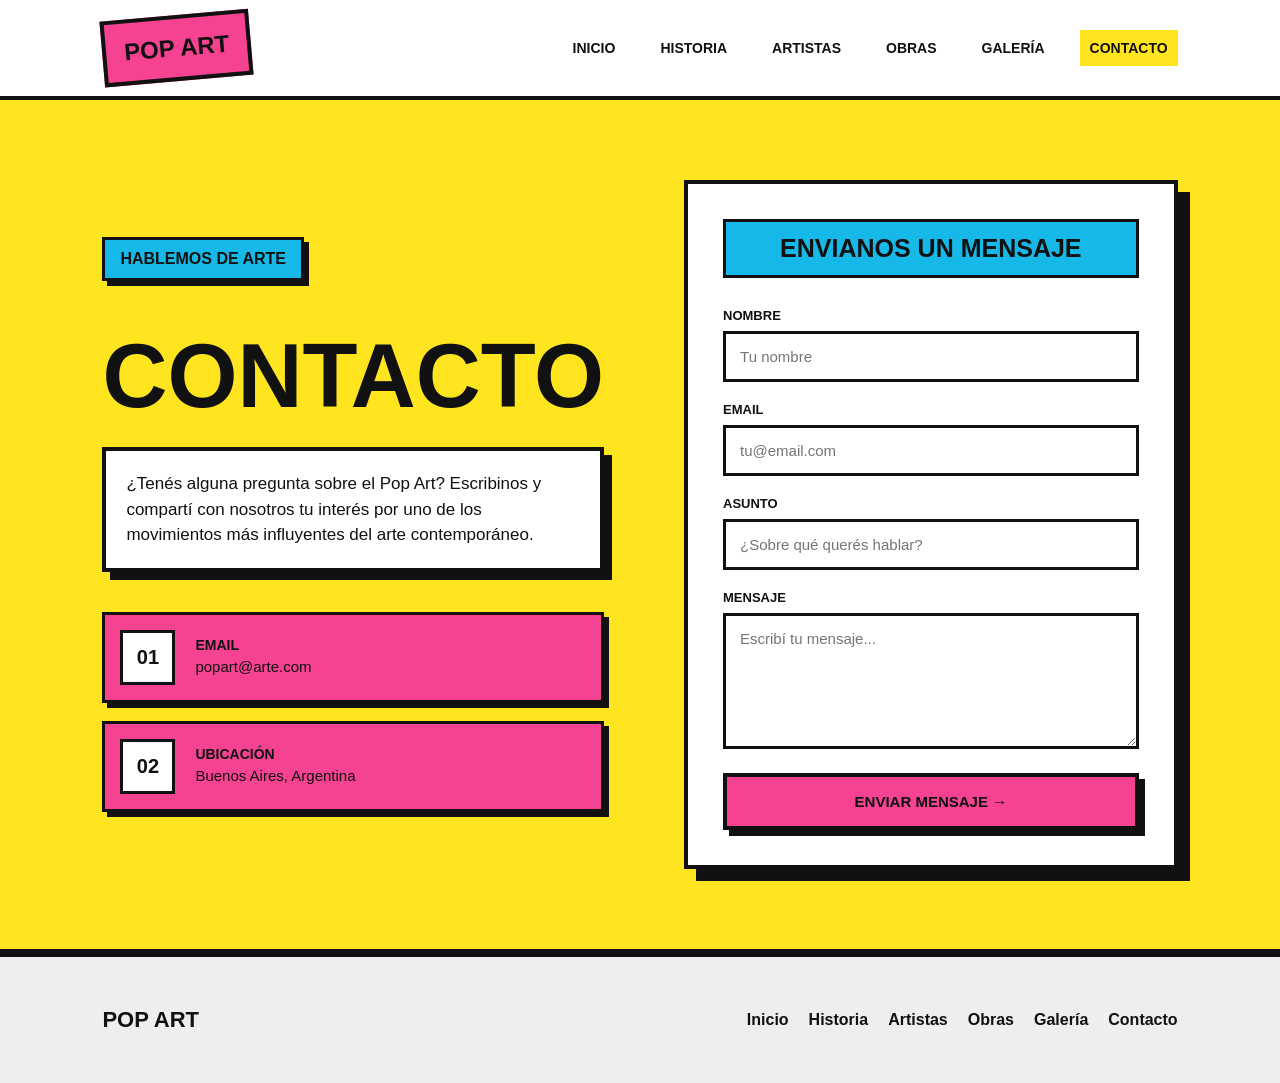
<file: contacto.html>
<!DOCTYPE html>
<html lang="es">

<head>
    <meta charset="UTF-8">
    <meta name="viewport" content="width=device-width, initial-scale=1.0">

    <title>Pop Art | Contacto</title>

    <link rel="stylesheet" href="css/estilos.css">
</head>

<body class="pagina-contacto">


    <header>

        <a href="index.html">POP ART</a>

        <nav>
            <a href="index.html">INICIO</a>
            <a href="historia.html">HISTORIA</a>
            <a href="artistas.html">ARTISTAS</a>
            <a href="obras.html">OBRAS</a>
            <a href="galeria.html">GALERÍA</a>
            <a href="contacto.html" class="activo">CONTACTO</a>
        </nav>

    </header>


    <main>

      
        <section class="contacto-intro">

            <!-- COLUMNA IZQUIERDA -->
            <div class="contacto-texto">

                <span class="mini-titulo">HABLEMOS DE ARTE</span>

                <h1>CONTACTO</h1>

                <p>
                    ¿Tenés alguna pregunta sobre el Pop Art?
                    Escribinos y compartí con nosotros tu interés
                    por uno de los movimientos más influyentes
                    del arte contemporáneo.
                </p>

                <div class="contacto-datos">

                    <div class="contacto-dato">
                        <span>01</span>

                        <div>
                            <strong>EMAIL</strong>
                            <p>popart@arte.com</p>
                        </div>
                    </div>


                    <div class="contacto-dato">
                        <span>02</span>

                        <div>
                            <strong>UBICACIÓN</strong>
                            <p>Buenos Aires, Argentina</p>
                        </div>
                    </div>

                </div>

            </div>


        
            <div class="contacto-formulario">

                <h2>ENVIANOS UN MENSAJE</h2>

                <form>

                    <div class="campo">
                        <label for="nombre">NOMBRE</label>

                        <input
                            type="text"
                            id="nombre"
                            name="nombre"
                            placeholder="Tu nombre"
                            required
                        >
                    </div>


                    <div class="campo">
                        <label for="email">EMAIL</label>

                        <input
                            type="email"
                            id="email"
                            name="email"
                            placeholder="tu@email.com"
                            required
                        >
                    </div>


                    <div class="campo">
                        <label for="asunto">ASUNTO</label>

                        <input
                            type="text"
                            id="asunto"
                            name="asunto"
                            placeholder="¿Sobre qué querés hablar?"
                        >
                    </div>


                    <div class="campo">
                        <label for="mensaje">MENSAJE</label>

                        <textarea
                            id="mensaje"
                            name="mensaje"
                            rows="6"
                            placeholder="Escribí tu mensaje..."
                            required
                        ></textarea>
                    </div>


                    <button type="submit">
                        ENVIAR MENSAJE →
                    </button>

                </form>

            </div>

        </section>

    </main>


  
    <footer>

        <p>POP ART</p>

        <nav>
            <a href="index.html">Inicio</a>
            <a href="historia.html">Historia</a>
            <a href="artistas.html">Artistas</a>
            <a href="obras.html">Obras</a>
            <a href="galeria.html">Galería</a>
            <a href="contacto.html">Contacto</a>
        </nav>

    </footer>

</body>
</html>
</file>
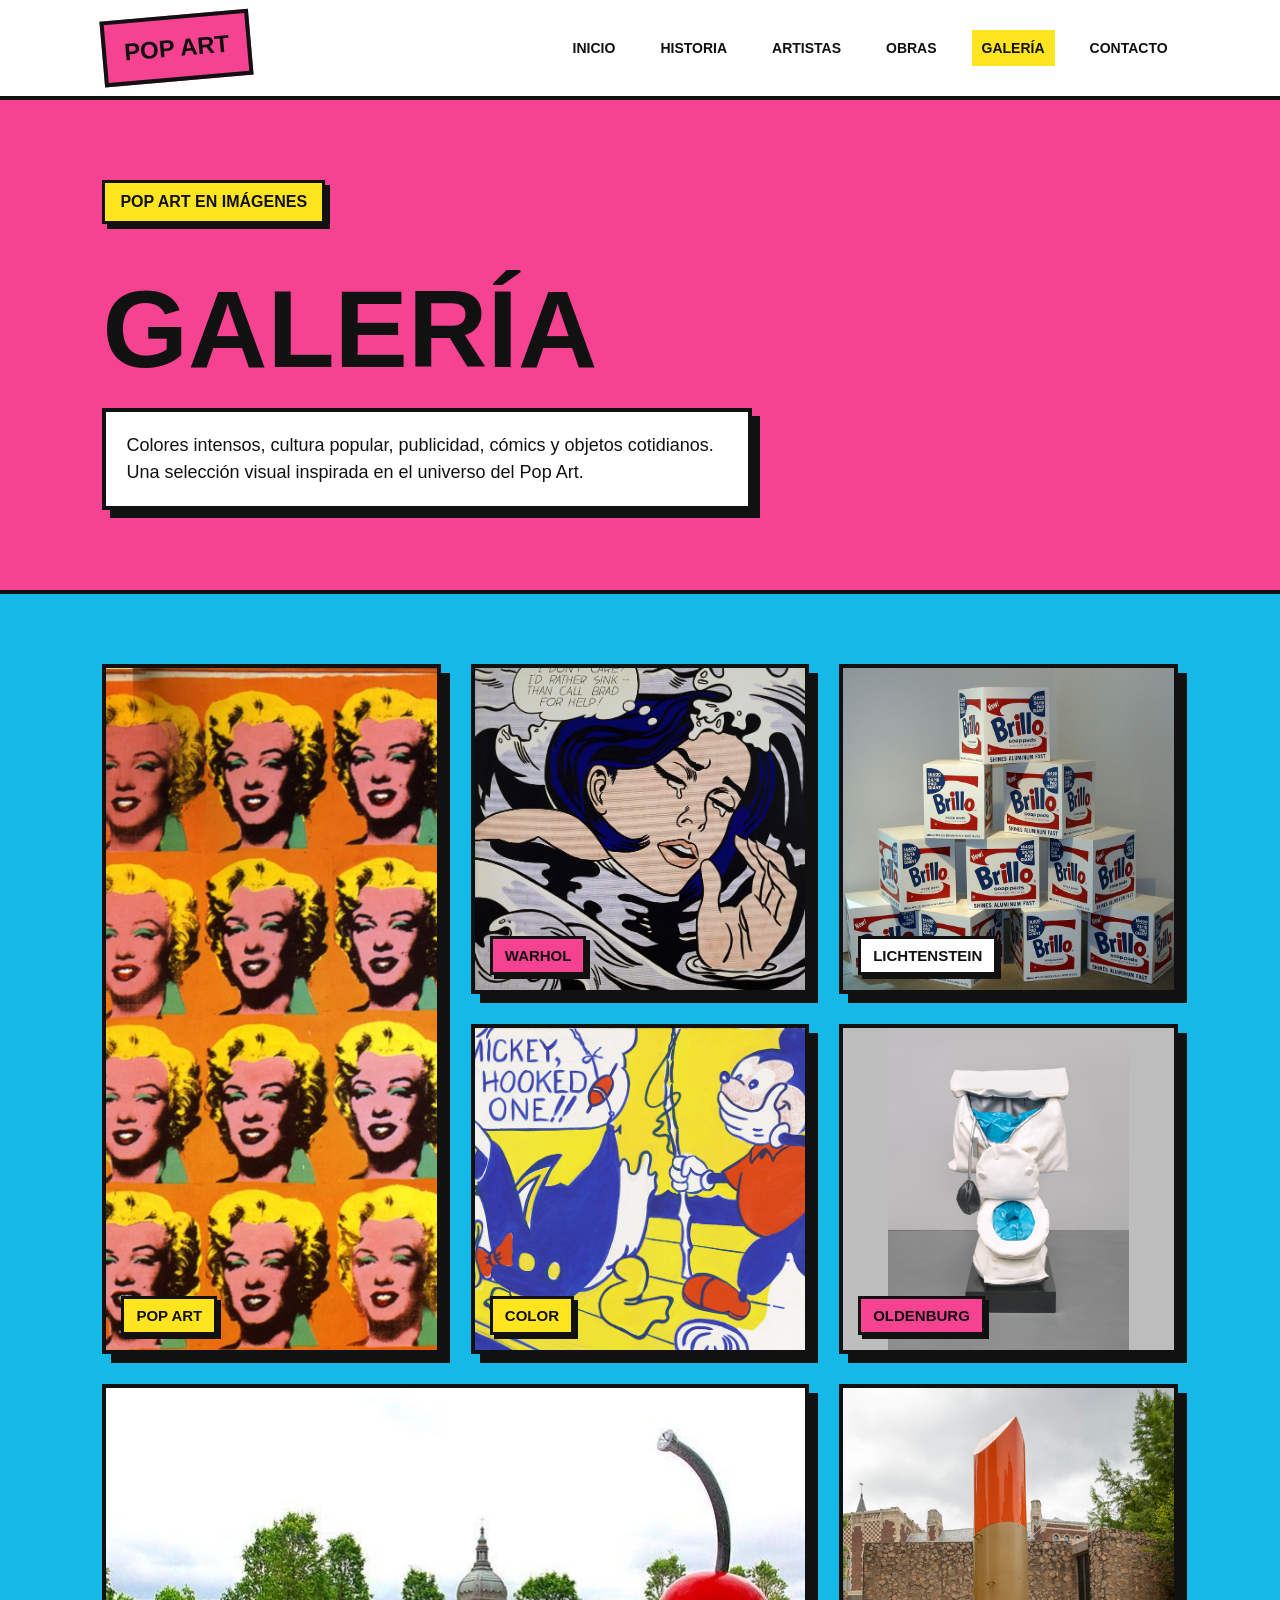
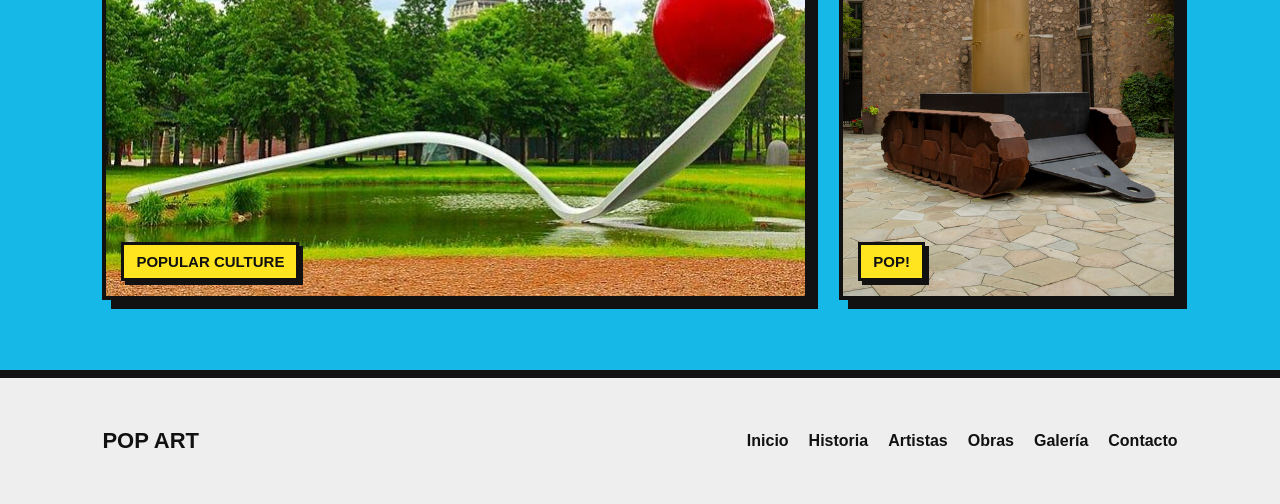
<file: galeria.html>
<!DOCTYPE html>
<html lang="es">

<head>
    <meta charset="UTF-8">
    <meta name="viewport" content="width=device-width, initial-scale=1.0">

    <title>Pop Art | Galería</title>

    <link rel="stylesheet" href="css/estilos.css">
</head>

<body class="pagina-galeria">

   
    <header>

        <a href="index.html">POP ART</a>

        <nav>
            <a href="index.html">INICIO</a>
            <a href="historia.html">HISTORIA</a>
            <a href="artistas.html">ARTISTAS</a>
            <a href="obras.html">OBRAS</a>
            <a href="galeria.html" class="activo">GALERÍA</a>
            <a href="contacto.html">CONTACTO</a>
        </nav>

    </header>


    <main>

       
        <section class="galeria-intro">

            <span class="mini-titulo">POP ART EN IMÁGENES</span>

            <h1>GALERÍA</h1>

            <p>
                Colores intensos, cultura popular, publicidad,
                cómics y objetos cotidianos. Una selección visual
                inspirada en el universo del Pop Art.
            </p>

        </section>


      
        <section class="galeria-grid">

            <figure class="galeria-item galeria-grande">
                <img src="img/galeria1.jpg" alt="Obra de Pop Art">
                <figcaption>POP ART</figcaption>
            </figure>


            <figure class="galeria-item">
                <img src="img/galeria2.jpeg" alt="Obra de Andy Warhol">
                <figcaption>WARHOL</figcaption>
            </figure>


            <figure class="galeria-item">
                <img src="img/galeria3.jpg" alt="Obra de Roy Lichtenstein">
                <figcaption>LICHTENSTEIN</figcaption>
            </figure>


            <figure class="galeria-item">
                <img src="img/galeria4.jpg" alt="Arte inspirado en el Pop Art">
                <figcaption>COLOR</figcaption>
            </figure>
           
            <figure class="galeria-item">
    <img src="img/galeria7.jpg" alt="Soft Toilet de Claes Oldenburg">
    <figcaption>OLDENBURG</figcaption>
</figure>


            <figure class="galeria-item galeria-ancha">
                <img src="img/galeria5.jpeg" alt="Cultura popular y Pop Art">
                <figcaption>POPULAR CULTURE</figcaption>
            </figure>


            <figure class="galeria-item">
                <img src="img/galeria6.jpg" alt="Estética Pop Art">
                <figcaption>POP!</figcaption>
            </figure>

        </section>

    </main>


    <!-- FOOTER -->
    <footer>

        <p>POP ART</p>

        <nav>
            <a href="index.html">Inicio</a>
            <a href="historia.html">Historia</a>
            <a href="artistas.html">Artistas</a>
            <a href="obras.html">Obras</a>
            <a href="galeria.html">Galería</a>
            <a href="contacto.html">Contacto</a>
        </nav>

    </footer>

</body>
</html>
</file>
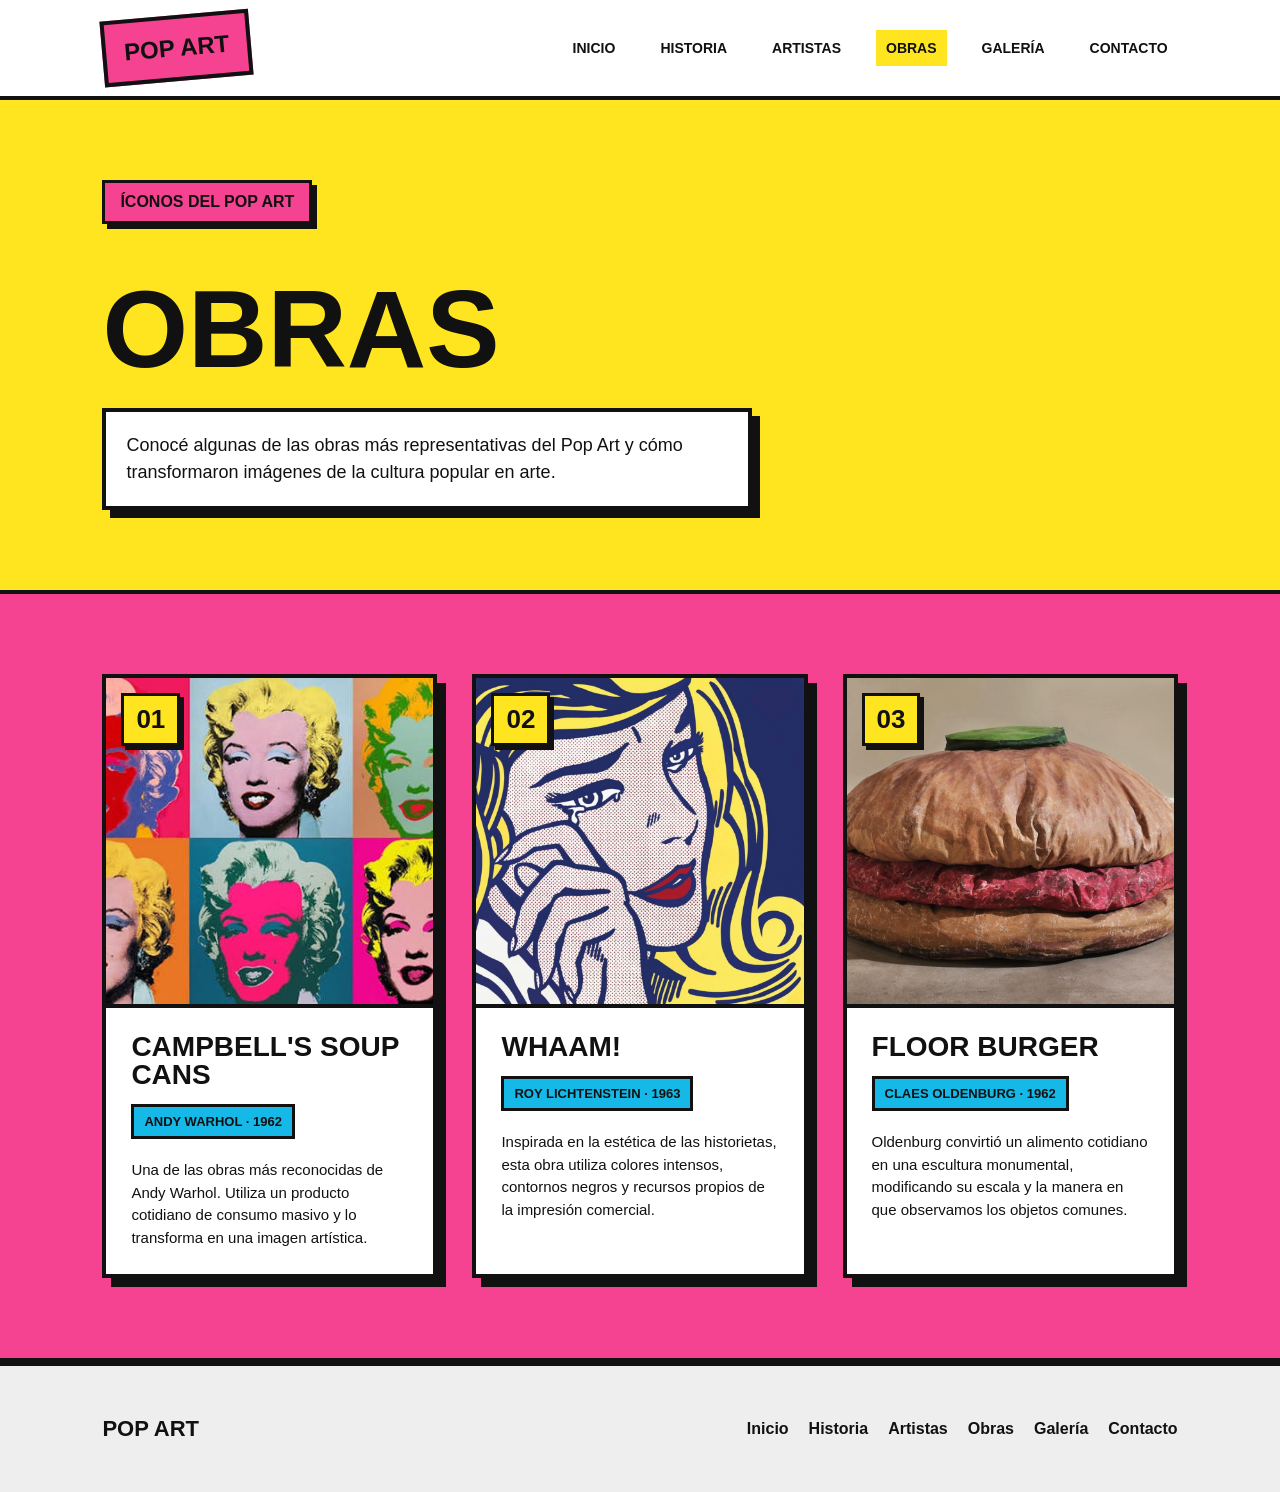
<file: obras.html>
<!DOCTYPE html>
<html lang="es">

<head>
    <meta charset="UTF-8">
    <meta name="viewport" content="width=device-width, initial-scale=1.0">

    <title>Pop Art | Obras</title>

    <link rel="stylesheet" href="css/estilos.css">
</head>

<body class="pagina-obras">

  
    <header>

        <a href="index.html">POP ART</a>

        <nav>
            <a href="index.html">INICIO</a>
            <a href="historia.html">HISTORIA</a>
            <a href="artistas.html">ARTISTAS</a>
            <a href="obras.html" class="activo">OBRAS</a>
            <a href="galeria.html">GALERÍA</a>
            <a href="contacto.html">CONTACTO</a>
        </nav>

    </header>


    <main>

        
        <section class="obras-intro">

            <span class="mini-titulo">ÍCONOS DEL POP ART</span>

            <h1>OBRAS</h1>

            <p>
                Conocé algunas de las obras más representativas del Pop Art
                y cómo transformaron imágenes de la cultura popular en arte.
            </p>

        </section>


      
        <section class="obras-grid">

            <!-- OBRA 01 -->
            <article class="obra-card">

                <div class="obra-imagen">
                    <img src="img/andyw.jpeg"
                         alt="Campbell's Soup Cans de Andy Warhol">

                    <span class="obra-numero">01</span>
                </div>

                <div class="obra-info">

                    <h2>CAMPBELL'S SOUP CANS</h2>

                    <span class="obra-artista">
                        ANDY WARHOL · 1962
                    </span>

                    <p>
                        Una de las obras más reconocidas de Andy Warhol.
                        Utiliza un producto cotidiano de consumo masivo
                        y lo transforma en una imagen artística.
                    </p>

                </div>

            </article>


            
            <article class="obra-card">

                <div class="obra-imagen">
                    <img src="img/obraroy.jpg"
                         alt="Whaam! de Roy Lichtenstein">

                    <span class="obra-numero">02</span>
                </div>

                <div class="obra-info">

                    <h2>WHAAM!</h2>

                    <span class="obra-artista">
                        ROY LICHTENSTEIN · 1963
                    </span>

                    <p>
                        Inspirada en la estética de las historietas,
                        esta obra utiliza colores intensos, contornos
                        negros y recursos propios de la impresión comercial.
                    </p>

                </div>

            </article>


           
            <article class="obra-card">

                <div class="obra-imagen">
                    <img src="img/claesobras.jpeg"
                         alt="Floor Burger de Claes Oldenburg">

                    <span class="obra-numero">03</span>
                </div>

                <div class="obra-info">

                    <h2>FLOOR BURGER</h2>

                    <span class="obra-artista">
                        CLAES OLDENBURG · 1962
                    </span>

                    <p>
                        Oldenburg convirtió un alimento cotidiano
                        en una escultura monumental, modificando
                        su escala y la manera en que observamos
                        los objetos comunes.
                    </p>

                </div>

            </article>

        </section>

    </main>


   
    <footer>

        <p>POP ART</p>

        <nav>
            <a href="index.html">Inicio</a>
            <a href="historia.html">Historia</a>
            <a href="artistas.html">Artistas</a>
            <a href="obras.html">Obras</a>
            <a href="galeria.html">Galería</a>
            <a href="contacto.html">Contacto</a>
        </nav>

    </footer>

</body>
</html>
</file>
<file: css/estilos.css>
:root {
    --rosa: #f54291;
    --amarillo: #ffe51f;
    --celeste: #15b8e6;
    --negro: #111111;
    --blanco: #ffffff;
}

* {
    margin: 0;
    padding: 0;
    box-sizing: border-box;
}

body {
    font-family: Arial, Helvetica, sans-serif;
    background-color: var(--blanco);
    color: var(--negro);
}



header {
    height: 100px;
    padding: 0 8%;

    display: flex;
    align-items: center;
    justify-content: space-between;

    background-color: var(--blanco);
    border-bottom: 4px solid var(--negro);
}



header > a {
    background-color: var(--rosa);
    color: var(--negro);

    padding: 15px 18px;

    border: 4px solid var(--negro);

    font-size: 24px;
    font-weight: bold;

    text-decoration: none;

    transform: rotate(-5deg);
}



header nav {
    display: flex;
    gap: 25px;
}

header nav a {
    color: var(--negro);

    font-size: 14px;
    font-weight: bold;

    text-decoration: none;

    padding: 10px;
}

header nav a:hover {
    background-color: var(--amarillo);
}


main section {
    min-height: 650px;

    padding: 100px 8%;

    background-color: var(--rosa);

    border-bottom: 4px solid var(--negro);
}



h1 {
    max-width: 650px;

    font-size: 100px;
    line-height: 0.9;

    font-weight: 900;

    margin-bottom: 40px;

    color: var(--negro);
}



main section p {
    width: 400px;

    padding: 20px;

    margin-bottom: 35px;

    background-color: var(--blanco);

    border: 4px solid var(--negro);

    font-size: 18px;
    line-height: 1.5;

    box-shadow: 8px 8px 0 var(--negro);
}


main section > a {
    display: inline-block;

    padding: 15px 25px;

    background-color: var(--amarillo);
    color: var(--negro);

    border: 4px solid var(--negro);

    font-weight: bold;
    text-decoration: none;

    box-shadow: 7px 7px 0 var(--negro);

    transition: 0.2s;
}

main section > a:hover {
    transform: translate(4px, 4px);
    box-shadow: 3px 3px 0 var(--negro);
}


footer {
    min-height: 130px;

    padding: 30px 8%;

    display: flex;
    align-items: center;
    justify-content: space-between;

    background-color: #eeeeee;

    border-top: 4px solid var(--negro);
}

footer > p {
    font-size: 22px;
    font-weight: bold;
}

footer nav {
    display: flex;
    gap: 20px;
}

footer nav a {
    color: var(--negro);
    text-decoration: none;
    font-weight: bold;
}

footer nav a:hover {
    color: var(--rosa);
}

@media (max-width: 800px) {

    header {
        height: auto;
        padding: 25px;

        flex-direction: column;
        gap: 25px;
    }

    header nav {
        flex-wrap: wrap;
        justify-content: center;
    }

    main section {
        padding: 70px 25px;
    }

    h1 {
        font-size: 60px;
    }

    main section p {
        width: 100%;
    }

    footer {
        flex-direction: column;
        gap: 25px;
        text-align: center;
    }

    footer nav {
        flex-wrap: wrap;
        justify-content: center;
    }
}

.hero {
    display: flex;
    align-items: center;
    padding: 0;
    overflow: hidden;
}

.hero-texto {
    width: 50%;
    padding: 80px 0 80px 8%;
}

.hero-imagen {
    width: 50%;
    min-height: 650px;

    display: flex;
    align-items: flex-end;
    justify-content: center;

    background-color: var(--celeste);

    border-left: 4px solid var(--negro);

    overflow: hidden;
}

.hero-imagen img {
    width: 100%;
    max-width: 700px;

    display: block;
}


.hero-texto > a {
    display: inline-block;

    padding: 15px 25px;

    background-color: var(--amarillo);
    color: var(--negro);

    border: 4px solid var(--negro);

    font-weight: bold;
    text-decoration: none;

    box-shadow: 7px 7px 0 var(--negro);

    transition: 0.2s;
}

.hero-texto > a:hover {
    transform: translate(4px, 4px);
    box-shadow: 3px 3px 0 var(--negro);
}



header nav a.activo {
    background-color: var(--amarillo);
}




.pagina-historia {
    background-color: var(--blanco);
}



.historia-intro {
    min-height: 500px;

    padding: 80px 8%;

    display: flex;
    align-items: center;

    background-color: var(--amarillo);

    border-bottom: 4px solid var(--negro);
}


.historia-titulo {
    max-width: 850px;
}


.mini-titulo {
    display: inline-block;

    margin-bottom: 25px;
    padding: 10px 15px;

    background-color: var(--rosa);

    border: 3px solid var(--negro);

    font-weight: bold;

    box-shadow: 5px 5px 0 var(--negro);
}


.historia-intro h1 {
    max-width: 900px;

    margin-bottom: 30px;

    font-size: 90px;
    line-height: 0.9;
}


.historia-intro p {
    width: auto;
    max-width: 600px;

    margin: 0;

    padding: 20px;

    background-color: var(--blanco);

    border: 4px solid var(--negro);

    font-size: 18px;
    line-height: 1.5;

    box-shadow: 8px 8px 0 var(--negro);
}




.historia-contenido {
    padding: 80px 8%;

    background-color: var(--celeste);
}


.historia-bloque {
    max-width: 1000px;

    margin: 0 auto 40px;
    padding: 35px;

    display: grid;
    grid-template-columns: 130px 1fr;
    gap: 35px;

    background-color: var(--blanco);

    border: 4px solid var(--negro);

    box-shadow: 10px 10px 0 var(--negro);
}


.historia-numero {
    display: flex;
    align-items: center;
    justify-content: center;

    min-height: 120px;

    background-color: var(--rosa);

    border: 4px solid var(--negro);

    font-size: 45px;
    font-weight: 900;
}


.historia-bloque h2 {
    margin-bottom: 15px;

    font-size: 32px;
}


.historia-bloque p {
    font-size: 17px;
    line-height: 1.6;
}


@media (max-width: 800px) {

    .historia-intro h1 {
        font-size: 55px;
    }

    .historia-bloque {
        grid-template-columns: 1fr;
    }

    .historia-numero {
        width: 100px;
    }
}


.pagina-artistas {
    background-color: var(--blanco);
}



.artistas-intro {
    min-height: 480px;

    padding: 80px 8%;

    background-color: var(--celeste);

    border-bottom: 4px solid var(--negro);
}


.artistas-intro h1 {
    margin-top: 30px;
    margin-bottom: 30px;

    font-size: 110px;
    line-height: 0.9;
}


.artistas-intro p {
    width: auto;
    max-width: 650px;

    padding: 20px;

    margin: 0;

    background-color: var(--blanco);

    border: 4px solid var(--negro);

    font-size: 18px;
    line-height: 1.5;

    box-shadow: 8px 8px 0 var(--negro);
}

.artistas-grid {
    background-color: var(--amarillo);
    padding: 70px 8%;

    display: grid;
    grid-template-columns: repeat(3, 1fr);
    gap: 35px;
}



.artista-card {
    background-color: var(--blanco);

    border: 4px solid var(--negro);
    box-shadow: 9px 9px 0 var(--negro);

    overflow: hidden;

    display: flex;
    flex-direction: column;
}



.artista-foto {
    height: 280px;

    position: relative;
    overflow: hidden;

    border-bottom: 4px solid var(--negro);
}


.artista-foto img {
    width: 100%;
    height: 100%;

    display: block;

    object-fit: cover;
    object-position: center 20%;

    filter: grayscale(100%);
}




.artista-numero {
    position: absolute;

    top: 15px;
    left: 15px;

    padding: 8px 12px;

    background-color: var(--amarillo);

    border: 3px solid var(--negro);
    box-shadow: 4px 4px 0 var(--negro);

    font-size: 26px;
    font-weight: 900;
}




.artista-info {
    padding: 25px;

    display: flex;
    flex-direction: column;

    flex: 1;
}


.artista-info h2 {
    font-size: 30px;
    line-height: 1;

    margin-bottom: 15px;
}



.artista-fecha {
    align-self: flex-start;

    padding: 7px 10px;
    margin-bottom: 20px;

    background-color: var(--rosa);

    border: 3px solid var(--negro);

    font-size: 13px;
    font-weight: bold;
}



.artista-info p {
    width: auto;

    padding: 0;
    margin-bottom: 15px;

    background: none;

    border: none;
    box-shadow: none;

    font-size: 15px;
    line-height: 1.5;
}



.obras-destacadas {
    margin-top: auto;

    padding: 14px;

    background-color: var(--amarillo);

    border: 3px solid var(--negro);
    box-shadow: 4px 4px 0 var(--negro);

    font-size: 14px;
    line-height: 1.4;
}


.artista-card {
    transition: transform 0.2s,
                box-shadow 0.2s;
}

.artista-card:hover {
    transform: translate(-4px, -4px);
    box-shadow: 13px 13px 0 var(--negro);
}


@media (max-width: 1000px) {

    .artistas-grid {
        grid-template-columns: repeat(2, 1fr);
    }

}



@media (max-width: 650px) {

    .artistas-grid {
        grid-template-columns: 1fr;
        padding: 50px 25px;
    }

    .artista-foto {
        height: 320px;
    }

}
.pagina-obras {
    background-color: var(--blanco);
}



.obras-intro {
    min-height: 480px;

    padding: 80px 8%;

    background-color: var(--amarillo);

    border-bottom: 4px solid var(--negro);
}


.obras-intro .mini-titulo {
    background-color: var(--rosa);
}


.obras-intro h1 {
    margin-top: 30px;
    margin-bottom: 30px;

    font-size: 110px;
    line-height: 0.9;

    color: var(--negro);
}


.obras-intro p {
    width: auto;
    max-width: 650px;

    padding: 20px;
    margin: 0;

    background-color: var(--blanco);

    border: 4px solid var(--negro);

    box-shadow: 8px 8px 0 var(--negro);

    font-size: 18px;
    line-height: 1.5;
}


.obras-grid {
    padding: 80px 8%;

    background-color: var(--rosa);

    display: grid;
    grid-template-columns: repeat(3, 1fr);

    gap: 35px;
}



.obra-card {
    background-color: var(--blanco);

    border: 4px solid var(--negro);

    box-shadow: 9px 9px 0 var(--negro);

    overflow: hidden;

    display: flex;
    flex-direction: column;

    transition: transform 0.2s,
                box-shadow 0.2s;
}


.obra-card:hover {
    transform: translate(-4px, -4px);

    box-shadow: 13px 13px 0 var(--negro);
}



.obra-imagen {
    height: 330px;

    position: relative;

    overflow: hidden;

    background-color: var(--celeste);

    border-bottom: 4px solid var(--negro);
}


.obra-imagen img {
    width: 100%;
    height: 100%;

    display: block;

    object-fit: cover;
    object-position: center;
}


.obra-numero {
    position: absolute;

    top: 15px;
    left: 15px;

    padding: 8px 12px;

    background-color: var(--amarillo);

    border: 3px solid var(--negro);

    box-shadow: 4px 4px 0 var(--negro);

    font-size: 26px;
    font-weight: 900;
}


.obra-info {
    padding: 25px;

    display: flex;
    flex-direction: column;

    flex: 1;
}


.obra-info h2 {
    margin-bottom: 15px;

    font-size: 28px;
    line-height: 1;

    color: var(--negro);
}




.obra-artista {
    align-self: flex-start;

    padding: 7px 10px;
    margin-bottom: 20px;

    background-color: var(--celeste);

    border: 3px solid var(--negro);

    font-size: 13px;
    font-weight: bold;
}



.obra-info p {
    width: auto;

    padding: 0;
    margin: 0;

    background: none;

    border: none;

    box-shadow: none;

    font-size: 15px;
    line-height: 1.5;
}


@media (max-width: 1000px) {

    .obras-grid {
        grid-template-columns: repeat(2, 1fr);
    }

}


@media (max-width: 650px) {

    .obras-intro {
        padding: 60px 25px;
    }

    .obras-intro h1 {
        font-size: 65px;
    }

    .obras-grid {
        grid-template-columns: 1fr;

        padding: 50px 25px;
    }

    .obra-imagen {
        height: 300px;
    }

}

.pagina-galeria {
    background-color: var(--blanco);
}


.galeria-intro {
    min-height: 480px;

    padding: 80px 8%;

    background-color: var(--rosa);

    border-bottom: 4px solid var(--negro);
}


.galeria-intro .mini-titulo {
    background-color: var(--amarillo);
}



.galeria-intro h1 {
    margin-top: 30px;
    margin-bottom: 30px;

    font-size: 110px;
    line-height: 0.9;

    color: var(--negro);
}



.galeria-intro p {
    width: auto;
    max-width: 650px;

    padding: 20px;
    margin: 0;

    background-color: var(--blanco);

    border: 4px solid var(--negro);

    box-shadow: 8px 8px 0 var(--negro);

    font-size: 18px;
    line-height: 1.5;
}


.galeria-grid {
    padding: 70px 8%;

    background-color: var(--celeste);

    display: grid;
    grid-template-columns: repeat(3, 1fr);
    grid-template-rows: 330px 330px;

    gap: 30px;
}


.galeria-item {
    position: relative;

    overflow: hidden;

    margin: 0;

    background-color: var(--blanco);

    border: 4px solid var(--negro);

    box-shadow: 9px 9px 0 var(--negro);
}


.galeria-item img {
    width: 100%;
    height: 100%;

    display: block;

    object-fit: cover;

    transition: transform 0.3s;
}


/* ZOOM AL PASAR EL MOUSE */

.galeria-item:hover img {
    transform: scale(1.07);
}


.galeria-grande {
    grid-row: span 2;
}

.galeria-ancha {
    grid-column: span 2;
}



.galeria-item figcaption {
    position: absolute;

    left: 15px;
    bottom: 15px;

    padding: 8px 12px;

    background-color: var(--amarillo);

    color: var(--negro);

    border: 3px solid var(--negro);

    box-shadow: 4px 4px 0 var(--negro);

    font-size: 15px;
    font-weight: 900;
}



.galeria-item:nth-child(2) figcaption {
    background-color: var(--rosa);
}

.galeria-item:nth-child(3) figcaption {
    background-color: var(--blanco);
}

.galeria-item:nth-child(5) figcaption {
    background-color: var(--rosa);
}



.galeria-item {
    transition: transform 0.2s,
                box-shadow 0.2s;
}


.galeria-item:hover {
    transform: translate(-4px, -4px);

    box-shadow: 13px 13px 0 var(--negro);
}


@media (max-width: 1000px) {

    .galeria-grid {
        grid-template-columns: repeat(2, 1fr);
    }

    .galeria-ancha {
        grid-column: span 2;
    }

}


@media (max-width: 650px) {

    .galeria-intro {
        padding: 60px 25px;
    }


    .galeria-intro h1 {
        font-size: 60px;
    }


    .galeria-grid {
        grid-template-columns: 1fr;

        grid-auto-rows: 300px;

        padding: 50px 25px;
    }


    .galeria-grande {
        grid-row: span 1;
    }


    .galeria-ancha {
        grid-column: span 1;
    }

}

.galeria-item:nth-child(5) {
    background-color: #cfcfcf;
}

.galeria-item:nth-child(5) img {
    object-fit: contain;
    object-position: center;
    background-color: #bdbdbd;
}
.pagina-contacto {
    background-color: var(--blanco);
}



.contacto-intro {
    min-height: 750px;

    padding: 80px 8%;

    background-color: var(--amarillo);

    display: grid;
    grid-template-columns: 1fr 1fr;
    gap: 80px;

    align-items: center;

    border-bottom: 4px solid var(--negro);
}



.contacto-texto .mini-titulo {
    background-color: var(--celeste);
}


.contacto-texto h1 {
    margin-top: 30px;
    margin-bottom: 30px;

    font-size: 90px;
    line-height: 0.9;

    color: var(--negro);
}


.contacto-texto > p {
    width: auto;
    max-width: 520px;

    margin: 0 0 40px 0;
    padding: 20px;

    background-color: var(--blanco);

    border: 4px solid var(--negro);

    box-shadow: 8px 8px 0 var(--negro);

    font-size: 17px;
    line-height: 1.5;
}



.contacto-datos {
    display: flex;
    flex-direction: column;

    gap: 18px;

    max-width: 520px;
}


.contacto-dato {
    display: flex;
    align-items: center;

    gap: 20px;

    padding: 15px;

    background-color: var(--rosa);

    border: 3px solid var(--negro);

    box-shadow: 5px 5px 0 var(--negro);
}



.contacto-dato > span {
    min-width: 55px;
    height: 55px;

    display: flex;
    align-items: center;
    justify-content: center;

    background-color: var(--blanco);

    border: 3px solid var(--negro);

    font-size: 20px;
    font-weight: 900;
}


.contacto-dato strong {
    display: block;

    margin-bottom: 3px;

    font-size: 14px;
}


.contacto-dato p {
    width: auto;

    padding: 0;
    margin: 0;

    background: none;

    border: none;
    box-shadow: none;

    font-size: 15px;
}


.contacto-formulario {
    padding: 35px;

    background-color: var(--blanco);

    border: 4px solid var(--negro);

    box-shadow: 12px 12px 0 var(--negro);
}


.contacto-formulario h2 {
    margin-bottom: 30px;

    padding: 12px;

    background-color: var(--celeste);

    border: 3px solid var(--negro);

    font-size: 25px;
    font-weight: 900;

    text-align: center;
}


.campo {
    margin-bottom: 20px;
}


.campo label {
    display: block;

    margin-bottom: 8px;

    font-size: 13px;
    font-weight: 900;
}


.campo input,
.campo textarea {
    width: 100%;

    padding: 14px;

    background-color: var(--blanco);

    color: var(--negro);

    border: 3px solid var(--negro);

    font-family: Arial, Helvetica, sans-serif;
    font-size: 15px;

    outline: none;
}


.campo input:focus,
.campo textarea:focus {
    background-color: #fff8c7;

    box-shadow: 4px 4px 0 var(--negro);
}


.campo textarea {
    resize: vertical;

    min-height: 130px;
}


.contacto-formulario button {
    width: 100%;

    padding: 16px 20px;

    background-color: var(--rosa);
    color: var(--negro);

    border: 4px solid var(--negro);

    box-shadow: 6px 6px 0 var(--negro);

    font-size: 15px;
    font-weight: 900;

    cursor: pointer;

    transition: 0.2s;
}


.contacto-formulario button:hover {
    transform: translate(4px, 4px);

    box-shadow: 2px 2px 0 var(--negro);

    background-color: var(--celeste);
}


@media (max-width: 1000px) {

    .contacto-intro {
        grid-template-columns: 1fr;

        gap: 60px;
    }

    .contacto-formulario {
        max-width: 650px;
    }

}



@media (max-width: 650px) {

    .contacto-intro {
        padding: 60px 25px;

        gap: 50px;
    }


    .contacto-texto h1 {
        font-size: 55px;
    }


    .contacto-formulario {
        padding: 22px;
    }


    .contacto-formulario h2 {
        font-size: 20px;
    }


    .contacto-dato {
        align-items: flex-start;
    }

}
</file>
